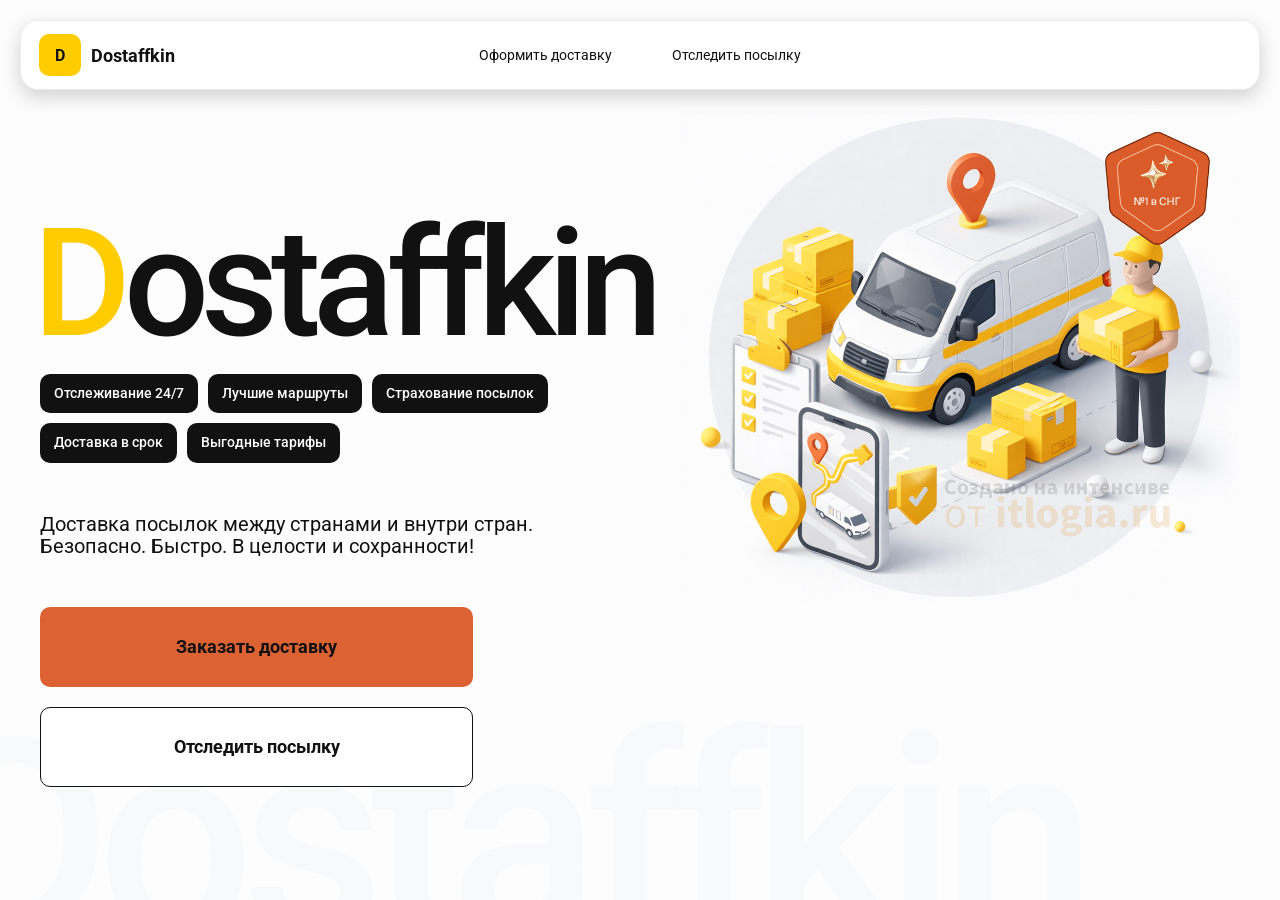
<file: index.html>
<!doctype html>
<html lang="ru">
<head>
    <meta charset="utf-8" />
    <meta name="viewport" content="width=device-width,initial-scale=1,maximum-scale=1,user-scalable=0" />
    <title>Dostaffkin — Доставка посылок между странами и внутри стран. Безопасно. Быстро. В целости и сохранности!
    </title>

    <link rel="stylesheet" href="styles/base.css" />
    <link rel="stylesheet" href="styles/base_adaptive.css" />
    <link rel="stylesheet" href="styles/index.css" />
    <link rel="stylesheet" href="styles/index_adaptive.css" />
</head>
<body>
    <div class="container">
        <header class="header">
            <a class="header-brand" href="#">
                <div class="header-logo">D</div>
                <div class="header-title">Dostaffkin</div>
            </a>
            <nav class="header-menu">
                <a class="header-link" href="./order.html">Оформить <span>доставку</span></a>
                <a class="header-link" href="./track.html">Отследить <span>посылку</span></a>
            </nav>
        </header>
        <main class="main">
            <section class="main-info">
                <div class="main-title">
                    <span>D</span>ostaffkin
                </div>
                <div class="main-features">
                    <div class="main-feature">Отслеживание 24/7</div>
                    <div class="main-feature">Лучшие маршруты</div>
                    <div class="main-feature">Страхование посылок</div>
                    <div class="main-feature">Доставка в срок</div>
                    <div class="main-feature">Выгодные тарифы</div>
                </div>
                <div class="main-description">
                    Доставка посылок между странами и внутри стран.
                    Безопасно. Быстро. В целости и сохранности!
                </div>
                <div class="main-actions">
                    <a class="button" type="button" href="./order.html">Заказать доставку</a>
                    <a class="button button-white" type="button" href="./track.html">Отследить посылку</a>
                </div>
            </section>
            <div class="main-title-ghost">Dostaffkin</div>
            <section class="main-image">
                <img src="images/main-image.png" alt="Main image" />
            </section>
        </main>
    </div>
</body>
</html>
</file>
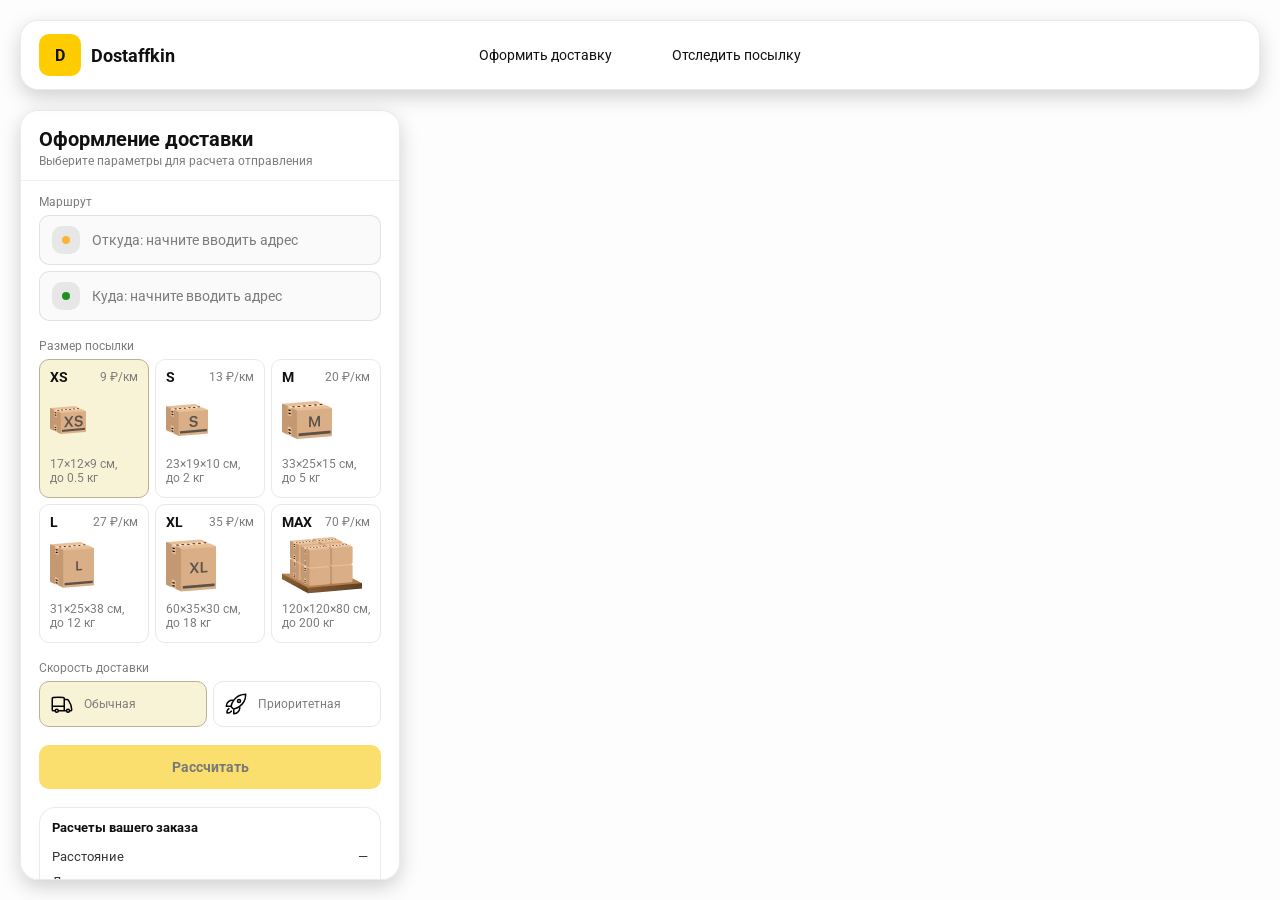
<file: order.html>
<!doctype html>
<html lang="ru">

<head>
    <meta charset="utf-8" />
    <meta name="viewport" content="width=device-width,initial-scale=1,maximum-scale=1,user-scalable=0" />
    <title>Оформление доставки</title>

    <link rel="stylesheet" href="styles/base.css" />
    <link rel="stylesheet" href="styles/base_adaptive.css" />

    <link rel="stylesheet" href="styles/order.css" />
    <link rel="stylesheet" href="styles/order_adaptive.css" />

    <script src="https://api-maps.yandex.ru/2.1/?lang=ru_RU&apikey=78430a01-caac-4f4e-902d-c911f3283ed3&suggest_apikey=8012ed1d-bfad-498f-8056-efabbe97f9cd" type="text/javascript"></script>
</head>

<body>
    <div id="map"></div>

    <header class="header">
        <a class="header-brand" href="./index.html">
            <div class="header-logo">D</div>
            <div class="header-title">Dostaffkin</div>
        </a>
        <nav class="header-menu">
            <a class="header-link" href="#">Оформить <span>доставку</span></a>
            <a class="header-link" href="./track.html">Отследить <span>посылку</span></a>
        </nav>
    </header>

    <aside class="main" id="sidebar">
        <div class="main-header">
            <div class="main-title">Оформление доставки</div>
            <div class="main-text">Выберите параметры для расчета отправления</div>
        </div>
        <div class="main-content">
            <div class="main-route">
                <div class="main-block-title">Маршрут</div>
                <div class="main-fields">
                    <div class="main-field" id="fromField">
                        <div class="main-pin"></div>
                        <input id="from" placeholder="Откуда: начните вводить адрес" autocomplete="off" />
                        <div class="main-ac" id="fromAc" role="listbox" aria-label="Подсказки адресов"></div>
                    </div>

                    <div class="main-field" id="toField">
                        <div class="main-pin"></div>
                        <input id="to" placeholder="Куда: начните вводить адрес" autocomplete="off" />
                        <div class="main-ac" id="toAc" role="listbox" aria-label="Подсказки адресов"></div>
                    </div>
                </div>
            </div>

            <div class="main-package">
                <div class="main-block-title">Размер посылки</div>

                <div class="main-sizes">
                    <div class="main-size-card is-active" data-value="xs">
                        <div class="main-size-top">
                            <div class="main-size-label">XS</div>
                            <div class="main-size-rate">9 ₽/км</div>
                        </div>
                        <div class="main-size-media">
                            <img src="images/sizes/xs.png" alt="Короб XS" />
                        </div>
                        <div class="main-size-description">17×12×9 см,<br>до 0.5 кг</div>
                    </div>

                    <div class="main-size-card" data-value="s">
                        <div class="main-size-top">
                            <div class="main-size-label">S</div>
                            <div class="main-size-rate">13 ₽/км</div>
                        </div>
                        <div class="main-size-media">
                            <img src="images/sizes/s.png" alt="Короб S" />
                        </div>
                        <div class="main-size-description">23×19×10 см,<br>до 2 кг</div>
                    </div>

                    <div class="main-size-card" data-value="m">
                        <div class="main-size-top">
                            <div class="main-size-label">M</div>
                            <div class="main-size-rate">20 ₽/км</div>
                        </div>
                        <div class="main-size-media">
                            <img src="images/sizes/m.png" alt="Короб M" />
                        </div>
                        <div class="main-size-description">33×25×15 см,<br>до 5 кг</div>
                    </div>

                    <div class="main-size-card" data-value="l">
                        <div class="main-size-top">
                            <div class="main-size-label">L</div>
                            <div class="main-size-rate">27 ₽/км</div>
                        </div>
                        <div class="main-size-media">
                            <img src="images/sizes/l.png" alt="Короб L" />
                        </div>
                        <div class="main-size-description">31×25×38 см,<br>до 12 кг</div>
                    </div>

                    <div class="main-size-card" data-value="xl">
                        <div class="main-size-top">
                            <div class="main-size-label">XL</div>
                            <div class="main-size-rate">35 ₽/км</div>
                        </div>
                        <div class="main-size-media">
                            <img src="images/sizes/xl.png" alt="Короб XL" />
                        </div>
                        <div class="main-size-description">60×35×30 см,<br>до 18 кг</div>
                    </div>

                    <div class="main-size-card" data-value="max">
                        <div class="main-size-top">
                            <div class="main-size-label">MAX</div>
                            <div class="main-size-rate">70 ₽/км</div>
                        </div>
                        <div class="main-size-media main-size-media-palleta">
                            <img src="images/sizes/max.png" alt="Паллета" />
                        </div>
                        <div class="main-size-description">120×120×80 см,<br>до 200 кг</div>
                    </div>
                </div>
            </div>

            <div class="main-speed">
                <div class="main-block-title">Скорость доставки</div>

                <div class="main-speeds">
                    <div class="main-speed-card is-active" data-value="regular">
                        <img class="main-speed-media" src="images/icons/regular.svg" alt="Regular" />
                        <div class="main-speed-description">Обычная</div>
                    </div>
                    <div class="main-speed-card" data-value="fast">
                        <img class="main-speed-media" src="images/icons/fast.svg" alt="Fast" />
                        <div class="main-speed-description">Приоритетная</div>
                    </div>

                </div>
            </div>
            <div class="main-calculate-block">
                <button id="calc" class="button calculate-button" type="button" disabled>Рассчитать</button>
            </div>

            <div class="main-result" id="result">
                <div class="main-result-title">Расчеты вашего заказа</div>
                <div class="main-result-lines">
                    <div class="main-result-line"><span>Расстояние</span><span id="distanceValue">—</span></div>
                    <div class="main-result-line"><span>Доставим через</span><span id="durationValue">—</span></div>
                    <div class="main-result-line"><span>Тариф</span><span id="rateValue">—</span></div>
                </div>
                <div class="main-price">
                    <div class="main-price-label">Итого</div>
                    <div class="main-price-value" id="totalValue">—</div>
                </div>
            </div>

            <div class="main-order-box">
                <div class="main-order-form" id="orderForm">
                    <div class="main-order-title">Оформление доставки</div>
                    <div class="main-block-info-row">
                        <div class="main-block-title">Контакты</div>
                        <div class="order-fields">
                            <div class="main-field">
                                <input id="customerName" placeholder="Ваше имя" autocomplete="off" />
                            </div>
                            <div class="main-field">
                                <input id="customerPhone" placeholder="Ваш телефон" autocomplete="off"
                                    inputmode="tel" />
                            </div>
                        </div>
                    </div>
                    <div class="main-block-info-row extra-info">
                        <div class="main-block-title">Дополнительная информация</div>
                        <div class="main-field textarea">
                            <textarea id="comment" placeholder="Детали доставки и комментарии"></textarea>
                        </div>
                    </div>
                    <button id="submit" class="button main-submit-request" type="button" disabled>Отправить
                        заявку
                    </button>
                </div>

                <div class="main-order-success" id="orderSuccess">
                    <div class="main-success-icon">✓</div>
                    <div class="main-success-title">Заявка отправлена!</div>
                    <div class="main-success-title">Номер отправления – <span id="orderId"></span></div>
                    <div class="main-success-subtitle">Мы скоро свяжемся с вами</div>
                </div>
            </div>
        </div>
    </aside>

    <script src="scripts/order.js"></script>
</body>

</html>
</file>
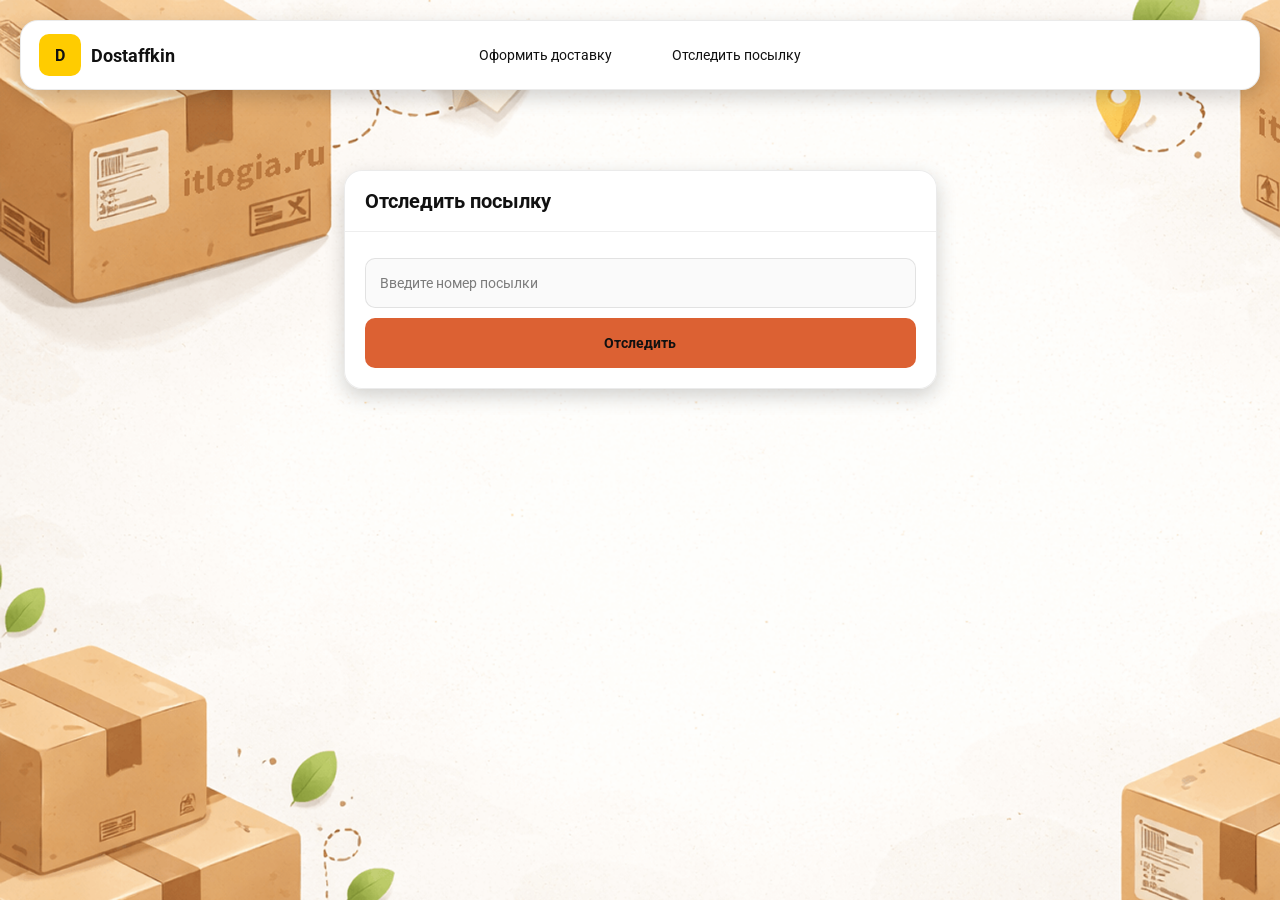
<file: track.html>
<!doctype html>
<html lang="ru">

<head>
    <meta charset="utf-8" />
    <meta name="viewport" content="width=device-width,initial-scale=1,maximum-scale=1,user-scalable=0" />
    <title>Отследить посылку</title>
    <link rel="stylesheet" href="styles/base.css" />
    <link rel="stylesheet" href="styles/base_adaptive.css" />

    <link rel="stylesheet" href="styles/track.css" />
    <link rel="stylesheet" href="styles/track_adaptive.css" />
</head>

<body>
    <div class="container">
        <header class="header">
            <a class="header-brand" href="./index.html">
                <div class="header-logo">D</div>
                <div class="header-title">Dostaffkin</div>
            </a>
            <nav class="header-menu">
                <a class="header-link" href="./order.html">Оформить <span>доставку</span></a>
                <a class="header-link" href="#">Отследить <span>посылку</span></a>
            </nav>
        </header>

        <main class="track-content">
            <section class="track-card track-search">
                <div class="track-title">Отследить посылку</div>
                <div class="track-action">
                    <div class="main-field track-field">
                        <input id="trackNumber" placeholder="Введите номер посылки" autocomplete="off" />
                    </div>
                    <button id="trackButton" class="button track-button" type="button">Отследить</button>
                </div>
            </section>

            <section class="track-card track-result" id="trackResult">
                <div class="track-result-header">
                    <div class="track-id" id="trackIdValue"></div>
                    <div class="track-routes">
                        <div class="track-route">
                            <div class="track-route-pin">
                                <svg xmlns="http://www.w3.org/2000/svg" fill="none" viewBox="0 0 24 24"
                                    stroke-width="1.5" stroke="orange" class="size-6">
                                    <path stroke-linecap="round" stroke-linejoin="round"
                                        d="M15 10.5a3 3 0 1 1-6 0 3 3 0 0 1 6 0Z" />
                                    <path stroke-linecap="round" stroke-linejoin="round"
                                        d="M19.5 10.5c0 7.142-7.5 11.25-7.5 11.25S4.5 17.642 4.5 10.5a7.5 7.5 0 1 1 15 0Z" />
                                </svg>
                            </div>
                            <div class="track-route-address" id="trackFromValue">
                                Откуда: Москва, улица Арбат, 1
                            </div>
                        </div>
                        <div class="track-route track-route-arrow">
                            <svg xmlns="http://www.w3.org/2000/svg" fill="none" viewBox="0 0 24 24" stroke-width="1.5"
                                stroke="currentColor" class="size-6">
                                <path stroke-linecap="round" stroke-linejoin="round"
                                    d="M19.5 13.5 12 21m0 0-7.5-7.5M12 21V3" />
                            </svg>
                        </div>
                        <div class="track-route">
                            <div class="track-route-pin">
                                <svg xmlns="http://www.w3.org/2000/svg" fill="none" viewBox="0 0 24 24"
                                    stroke-width="1.5" stroke="green" class="size-6">
                                    <path stroke-linecap="round" stroke-linejoin="round"
                                        d="M15 10.5a3 3 0 1 1-6 0 3 3 0 0 1 6 0Z" />
                                    <path stroke-linecap="round" stroke-linejoin="round"
                                        d="M19.5 10.5c0 7.142-7.5 11.25-7.5 11.25S4.5 17.642 4.5 10.5a7.5 7.5 0 1 1 15 0Z" />
                                </svg>
                            </div>
                            <div class="track-route-address" id="trackToValue">
                                Куда: Минск, проспект Независимости, 58
                            </div>
                        </div>
                    </div>
                </div>
                <div class="track-info">
                    <div class="track-status-title">Статус данной посылки:</div>
                    <div class="track-status-list" id="trackStatusList"></div>
                </div>
            </section>
        </main>
    </div>

    <script src="scripts/track.js"></script>
</body>

</html>
</file>
<file: styles/base.css>
*, *::before, *::after {
    box-sizing: border-box;
}

@font-face {
    font-family: "Roboto";
    src: url("../fonts/Roboto-Regular.ttf");
    font-weight: normal;
}

@font-face {
    font-family: "Roboto";
    src: url("../fonts/Roboto-Bold.ttf");
    font-weight: bold;
}

@font-face {
    font-family: "Roboto";
    src: url("../fonts/Roboto-Medium.ttf");
    font-weight: 500;
}

html, body {
    margin: 0;
    color: #111111;
    font-family: "Roboto", sans-serif;
}

body {
    background: #FDFDFD;
}

.header {
    border-radius: 18px;
    box-shadow: 0 7px 20px 0 #0000002E;
    backdrop-filter: blur(10px);
    background: #ffffff;
    left: 20px;
    border: 1px solid rgba(0, 0, 0, 0.08);
    position: fixed;
    right: 20px;
    top: 20px;
    padding: 14px 18px;
    height: 70px;
    display: flex;
    align-items: center;
    z-index: 6;
}

.header-brand {
    display: flex;
    align-items: center;
    text-decoration: none;
    gap: 10px;
}

.header-logo {
    width: 42px;
    height: 42px;
    border-radius: 10px;
    background: #FFCC00;
    display: grid;
    place-items: center;
    font-weight: bold;
    color: #111;
}

.header-title {
    font-size: 18px;
    font-weight: bold;
    color: #111111;
    text-decoration: none;
}

.header-menu {
    display: flex;
    align-items: center;
    gap: 60px;
    margin: 0;
    position: absolute;
    left: 50%;
    transform: translateX(-50%);
}

.header-link {
    font-size: 14px;
    color: #111111;
    text-decoration: none;
}
.button {
    border: 0;
    outline: none;
    height: 44px;
    border-radius: 10px;
    font-size: 14px;
    font-weight: bold;
    cursor: pointer;
    font-family: inherit;
    transition: transform .08s ease, opacity .12s ease;
    background: #DC6133;
    color: #111111;
    text-align: center;
    text-decoration: none;
}

.button:hover {
    background-color: #E5BC19;
}

.button:disabled {
    cursor: not-allowed;
    background-color: #FADE6E;
    color: #787878;
    transform: none;
}

.button.button-white {
    background: #ffffff;
    border: 1px solid #111111;
}

.button.button-white:hover {
    background: rgb(241 241 241);
}

.main-field {
    display: flex;
    align-items: center;
    margin-top: 6px;
    gap: 10px;
    border: 1px solid #1111111A;
    background: #FAFAFA;
    border-radius: 10px;
    padding: 10px 12px;
    position: relative;
    box-sizing: border-box;
    height: 50px;
}

.main-field.textarea {
    height: auto;
}

.main-pin {
    width: 28px;
    height: 28px;
    border-radius: 10px;
    background: rgba(17, 17, 17, 0.08);
    display: grid;
    place-items: center;
    flex: 0 0 auto;
    position: relative;
}

.main-pin::before {
    content: "";
    width: 8px;
    height: 8px;
    border-radius: 999px;
    background: orange;
    opacity: .75;
    display: block;
}

.main-field:last-child .main-pin::before {
    background: green;
    opacity: .85;
}

input, textarea {
    width: 100%;
    border: 0;
    outline: none;
    background: transparent;
    font-size: 14px;
    color: #111111;
    font-family: inherit;
}

textarea {
    resize: vertical;
    min-height: 72px;
    padding: 2px 0;
}

input::placeholder, textarea::placeholder {
    color: #7C7C7C;
}

.main-field:focus-within {
    border-color: rgba(0, 0, 0, 0.20);
    box-shadow: 0 0 0 4px rgba(255, 204, 0, 0.35);
    background: rgba(255, 255, 255, 0.75);
}
</file>
<file: styles/base_adaptive.css>
@media (max-width: 767px) {
    .header {
        left: 10px;
        right: 10px;
        top: 10px;
    }

    .header-link span {
        display: none;
    }

    .header-menu {
        gap: 20px;
        justify-content: flex-start;
        margin: 0 0 0 30px;
        position: static;
        transform: none;
    }
}

@media (max-width: 420px) {
    .header-title {
        display: none;
    }
}

@media (max-width: 374px) {
    .header-menu {
        gap: 10px;
        margin: 0 0 0 10px;
    }
}
</file>
<file: styles/index.css>
.container {
    overflow: hidden;
    min-height: 100vh;
}

.main {
    padding: 111px 40px 40px;
    position: relative;
    display: flex;
}

.main-info {
    max-width: 840px;
    width: 100%;
    position: relative;
}

.main-title {
    margin-top: 98px;
    font-weight: 500;
    font-size: 200px;
    line-height: 1;
    letter-spacing: -0.05em;
    color: #111111;
    left: -15px;
    position: relative;
}

.main-title span {
    color: #ffcc00;
}

.main-features {
    margin-top: 15px;
    display: flex;
    flex-wrap: wrap;
    gap: 10px;
}

.main-feature {
    background: #111111;
    color: #ffffff;
    padding: 12px 14px;
    font-weight: 500;
    font-size: 14px;
    line-height: 1.1;
    border-radius: 10px;
}

.main-description {
    margin-top: 50px;
    max-width: 500px;
    font-size: 20px;
    line-height: 1.1;
    color: #111111;
}

.main-actions {
    margin-top: 50px;
    display: flex;
    flex-direction: column;
    gap: 20px;
}

.main-actions .button {
    height: 80px;
    width: 433px;
    font-size: 18px;
    font-weight: bold;
    place-items: center;
    display: grid;
}

.main-title-ghost {
    position: absolute;
    z-index: -1;
    left: -70px;
    bottom: -150px;
    font-weight: 500;
    font-size: 278px;
    line-height: 1;
    letter-spacing: -0.05em;
    color: #ECEDF04D;
}

.main-image {
    width: 1024px;
    top: 100px;
    z-index: -2;
}

.main-image img {
    width: 100%;
    max-width: 1024px;
    height: auto;
    display: block;
}
</file>
<file: styles/index_adaptive.css>
@media (max-width: 1760px) {
    .main-title {
        font-size: 150px;
        left: -7px;
    }

    .main-info {
        max-width: 640px;
    }
}

@media (max-width: 1200px) {
    .main-info {
        max-width: 540px;
    }

    .main {
        padding: 111px 20px 20px;
    }

    .main-title {
        font-size: 120px;
        left: -4px;
    }

    .main-title-ghost {
        font-size: 220px;
    }
}

@media (max-width: 1024px) {
    .main-title {
        margin-top: 30px;
    }

    .main {
        flex-direction: column-reverse;
    }

    .main-image {
        max-width: 350px;
        position: absolute;
        left: 370px;
        top: 370px;
    }

    .main-info {
        max-width: 100%;
    }

    .main-actions {
        gap: 10px;
    }

    .main-actions .button {
        height: 50px;
        font-size: 14px;
        width: auto;
        max-width: 300px;
    }

    .main-description {
        max-width: 350px;
    }
}

@media (max-width: 570px) {
    .main-title {
        font-size: 88px;
    }

    .main-description {
        max-width: 100%
    }

    .main-actions {
       width: 100%;
    }

    .main-actions .button {
        width: 100%;
        max-width: 100%
    }

    .main-image {
        max-width: 650px;
        position: absolute;
        left: 170px;
        top: 70px;
        opacity: 0.2;
    }
}

@media (max-width: 400px) {
    .main-title {
        font-size: 70px;
    }
}
</file>
<file: styles/order.css>
#map {
    position: fixed;
    inset: 0;
}

.main {
    border-radius: 18px;
    box-shadow: 0 7px 20px 0 #0000002E;
    backdrop-filter: blur(10px);
    background: rgba(255, 255, 255, 0.96);
    left: 20px;
    border: 1px solid rgba(0, 0, 0, 0.08);
    position: fixed;
    top: 110px;
    bottom: 20px;
    width: 380px;
    display: flex;
    flex-direction: column;
    overflow: hidden;
    z-index: 5;
}

.main-header {
    padding: 18px 18px 12px 18px;
    border-bottom: 1px solid rgba(0, 0, 0, 0.06);
    display: flex;
    flex-direction: column;
}

.main-title {
    font-size: 20px;
    line-height: 100%;
    font-weight: bold;
}

.main-text {
    font-size: 12px;
    margin-top: 5px;
    color: #7C7C7C;
}

.main-content {
    padding: 14px 18px 18px 18px;
    overflow: auto;
    scrollbar-width: none;
    display: flex;
    flex-direction: column;
    gap: 18px;
    flex: 1;
}

.main-block-title {
    font-size: 12px;
    color: #7C7C7C;
}

.main-route .main-block-title,
.main-package .main-block-title {
    margin-bottom: 6px;
}

.main-sizes {
    display: grid;
    gap: 6px;
    grid-template-columns: repeat(3, 1fr);
}

.main-size-card {
    border: 1px solid #E8E8E7;
    background: #FFFFFF;
    border-radius: 10px;
    padding: 10px;
    cursor: pointer;
    user-select: none;
    transition: transform .08s ease, border-color .12s ease, background .12s ease;
    min-height: 139px;
}

.main-size-card:hover {
    transform: translateY(-1px);
}

.main-size-card.is-active {
    background-color: #F8F2D6;
    border-color: #B7B196;
}

.main-size-top {
    display: flex;
    align-items: center;
    justify-content: space-between;
}

.main-size-label {
    font-weight: bold;
    font-size: 14px;
    color: #111111;
    line-height: 100%;
}

.main-size-rate {
    font-size: 12px;
    color: #7C7C7C;
    line-height: 100%;
}

.main-size-media {
    margin-top: 8px;
    height: 57px;
}

.main-size-description {
    margin-top: 8px;
    font-size: 12px;
    color: #7C7C7C;
    line-height: 1.2;
}

.calculate-button {
    width: 100%;
}

.main-result {
    border: 1px solid rgba(0, 0, 0, 0.08);
    background: rgba(255, 255, 255, 0.75);
    border-radius: 16px;
    padding: 12px;
    line-height: 1.25;
}

.main-result-title {
    font-weight: bold;
    font-size: 13px;
    color: #111111;
    margin-bottom: 13px;
}

.main-result-lines {
    gap: 8px;
    display: flex;
    flex-direction: column;
}

.main-result-line {
    font-size: 13px;
    color: rgba(17, 17, 17, 0.85);
    display: flex;
    justify-content: space-between;
}

.main-price {
    margin-top: 18px;
    padding-top: 10px;
    border-top: 1px dashed rgba(0, 0, 0, 0.12);
    display: flex;
    align-items: baseline;
    justify-content: space-between;
}

.main-price-label {
    font-size: 12px;
    color: rgba(17, 17, 17, 0.55);
}

.main-price-value {
    font-size: 20px;
    font-weight: bold;
    color: #111111;
    letter-spacing: -0.3px;
}

.main-order-box {
    background: #ffffff;
    border: 1px solid #E8E8E7;
    border-radius: 10px;
    padding: 12px;
}

.main-order-title {
    margin-bottom: 8px;
    font-weight: bold;
    font-size: 14px;
    color: #111111;
}

.main-block-info {
    display: flex;
    flex-direction: column;
    gap: 6px;
}

.order-fields {
    display: grid;
    grid-template-columns: 1fr 1fr;
    column-gap: 10px;
    margin-top: 6px;
}

.main-block-info-row.extra-info {
    display: block;
    margin-top: 13px;
}

.main-submit-request {
    width: 100%;
    margin-top: 6px;
}

.main-order-success {
    display: none;
    text-align: center;
    padding: 22px 12px;
    gap: 12px;
}

.main-order-success.is-visible {
    display: flex;
    flex-direction: column;
    align-items: center;
}

.main-success-icon {
    width: 56px;
    height: 56px;
    border-radius: 50%;
    background: #16a34a;
    color: #ffffff;
    display: grid;
    place-items: center;
    font-size: 30px;
}

.main-success-title {
    font-size: 14px;
    font-weight: bold;
    color: #111111;
}

.main-success-subtitle {
    font-size: 12px;
    color: rgba(17, 17, 17, 0.55);
    line-height: 1.3;
}

.main-speed .main-block-title {
    margin-bottom: 6px;
}

.main-speeds {
    display: grid;
    gap: 6px;
    grid-template-columns: repeat(2, 1fr);
}

.main-speed-card {
    border: 1px solid #E8E8E7;
    background: #FFFFFF;
    border-radius: 10px;
    padding: 10px;
    cursor: pointer;
    user-select: none;
    transition: transform .08s ease, border-color .12s ease, background .12s ease;
    display: flex;
    align-items: center;
    gap: 10px;
}

.main-speed-card:hover {
    transform: translateY(-1px);
}

.main-speed-card.is-active {
    background-color: #F8F2D6;
    border-color: #B7B196;
}

.main-speed-description {
    font-size: 12px;
    color: #7C7C7C;
    line-height: 1.2;
}
</file>
<file: styles/order_adaptive.css>
@media (max-width: 767px) {
    .main {
        left: 10px;
        right: 10px;
        top: 50%;
        bottom: 12px;
        width: auto;
        max-width: none;
    }
}

@media (max-width: 420px) {
    .main-sizes {
        grid-template-columns: repeat(2, 1fr);
    }
}
</file>
<file: styles/track.css>
.container {
    background: #F4F4F4 url("../images/track-bg.png");
    background-size: cover;
    min-height: 100vh;
    padding: 170px 0 50px 0;
}

.track-content {
    width: 593px;
    margin: 0 auto;
}

.track-card {
    width: 100%;
    border-radius: 18px;
    box-shadow: 0 7px 20px 0 #0000002E;
    backdrop-filter: blur(10px);
    background: rgba(255, 255, 255, 0.96);
    border: 1px solid rgba(0, 0, 0, 0.08);
}

.track-title {
    font-size: 20px;
    line-height: 100%;
    font-weight: bold;
    border-bottom: 1px solid #EEEEEE;
    padding: 20px;
}

.track-action {
    padding: 20px;
}

.track-button {
    width: 100%;
    height: 50px;
}

.track-field {
    margin-bottom: 10px;
}

.track-result {
    margin-top: 5px;
    display: none;
}

.track-result.is-visible {
    display: block;
}

.track-result-header {
    font-weight: bold;
    font-size: 14px;
    color: #111111;
    padding: 20px;
    border-bottom: 1px solid #EEEEEE;
}

.track-id {
    margin-bottom: 12px;
    font-size: 20px;
}

.track-routes {
    display: flex;
    flex-direction: column;
    gap: 10px;
    font-weight: normal;
}

.track-route {
    display: flex;
    align-items: center;
    gap: 10px;
}

.track-route-pin {
    width: 24px;
    height: 24px;
    flex-shrink: 0;
}

.track-route-arrow {
    padding: 15px 0;
    width: 24px;
    height: 24px;
}

.track-info {
    padding: 20px;
}

.track-status {
    display: flex;
    align-items: center;
    font-size: 12px;
    gap: 10px;
}

.track-status-title {
    font-size: 14px;
    color: #111111;
    margin-bottom: 20px;
}

.track-status-list {
    display: flex;
    flex-direction: column;
    gap: 15px;
}

.track-status-icon {
    width: 40px;
    height: 40px;
    border-radius: 50%;
    background: rgba(17, 17, 17, 0.08);
    display: grid;
    place-items: center;
    flex: 0 0 auto;
}

.track-status.created .track-status-icon {
    background-color: #F1CB00;
}

.track-status.in-way .track-status-icon {
    background-color: #F08A11;
}

.track-status.ready .track-status-icon {
    background-color: #A35D0A;
}

.track-status.done .track-status-icon {
    background-color: #37C93B;
}

.track-status-text {
    display: flex;
    align-items: center;
    justify-content: space-between;
    color: #111111;
    font-size: 12px;
    flex: 1;
}

.track-status-date {
    color: rgba(17, 17, 17, 0.55);
}
</file>
<file: styles/track_adaptive.css>
@media (max-width: 767px) {
    .container {
        padding: 130px 0 50px 0;
    }

    .track-content {
        width: 100%;
        padding-left: 10px;
        padding-right: 10px;
    }

    .track-result-header {
        padding: 20px;
    }
}
</file>
